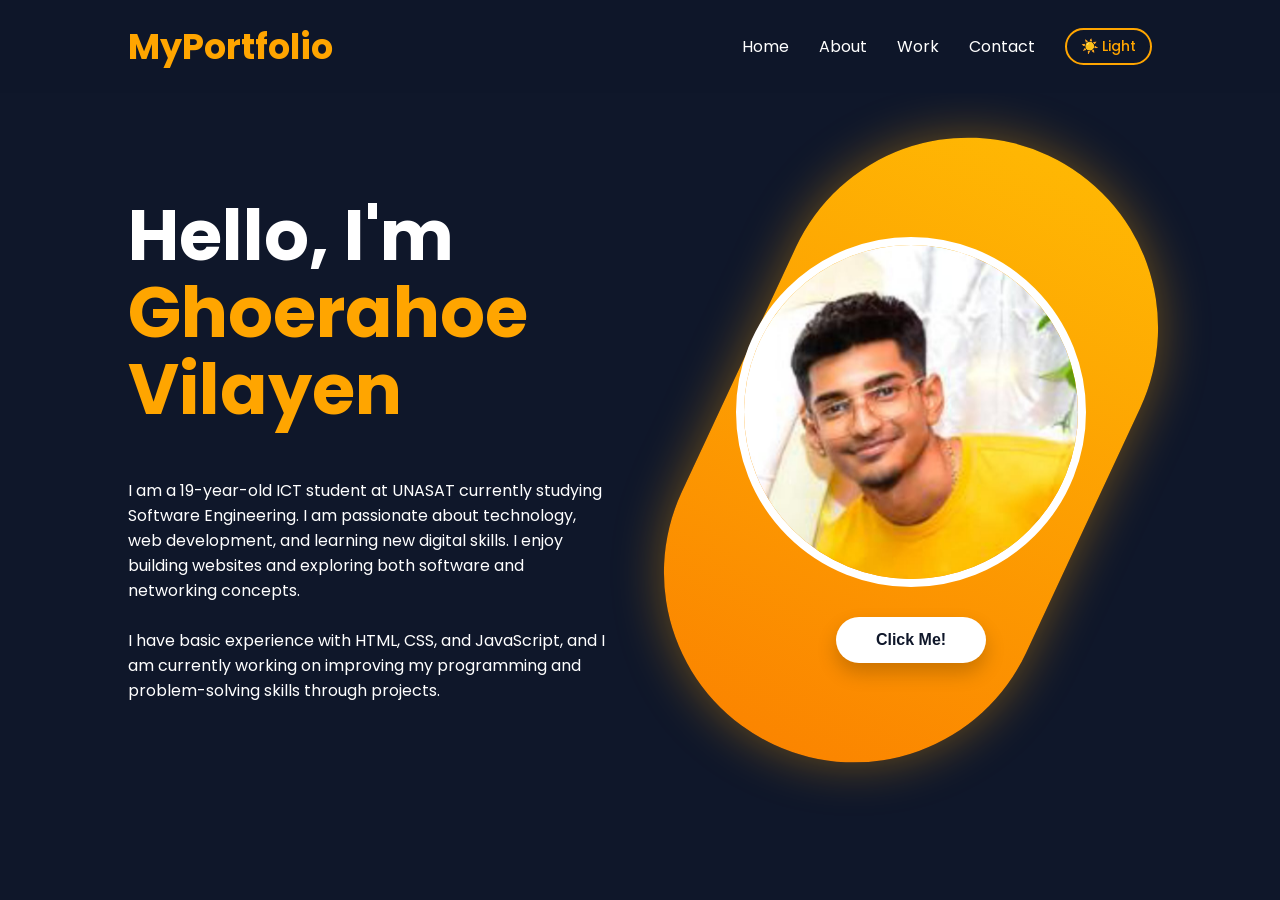
<file: index.html>
<!DOCTYPE html>
<html lang="en">
<head>
    <meta charset="UTF-8">
    <meta name="viewport" content="width=device-width, initial-scale=1.0">
    <title>My Portfolio</title>
    <link rel="stylesheet" href="css/main.css">
</head>
<body>

    <header>
        <nav class="navbar">
            <h1 class="logo">MyPortfolio</h1>
            <ul class="nav-links">
                <li><a href="index.html">Home</a></li>
                <li><a href="about.html">About</a></li>
                <li><a href="work.html">Work</a></li>
                <li><a href="contact.html">Contact</a></li>
                <li><button id="theme-toggle" class="theme-btn">☀️ Light</button></li>
            </ul>
        </nav>
    </header>

    <section id="home" class="hero">
        <div class="hero-left">
            <h1>
                Hello, I'm <br>
                <span>Ghoerahoe Vilayen</span>
            </h1>
            <br>
            <p>
                I am a 19-year-old ICT student at UNASAT currently studying Software Engineering.
                I am passionate about technology, web development, and learning new digital skills.
                I enjoy building websites and exploring both software and networking concepts.
            </p>
            <br>
            <p>
                I have basic experience with HTML, CSS, and JavaScript, and I am currently
                working on improving my programming and problem-solving skills through projects.
            </p>
        </div>

        <div class="hero-right">
            <div class="shape"></div>

            <div class="profile-wrapper">
                <div class="profile-container">
                    <img src="img/image.jpg" alt="Profile Picture">
                </div>
                <button id="messageBtn" class="click-btn">Click Me!</button>
            </div>
        </div>
    </section>

    <div id="customModal" class="modal">
        <div class="modal-content">
            <span class="close-btn">&times;</span>
            <h2>Hello! 👋</h2>
            <p>Thank you so much for visiting my digital portfolio.</p>
            <p>I am excited to share my Software Engineering journey, projects, skills and much more with you!</p>
            <br>
            <button id="modalCloseBtn" class="modal-action-btn">Welcome! (Click to continue)</button>
        </div>
    </div>

    <script src="js/main.js"></script>
</body>
</html>
</file>
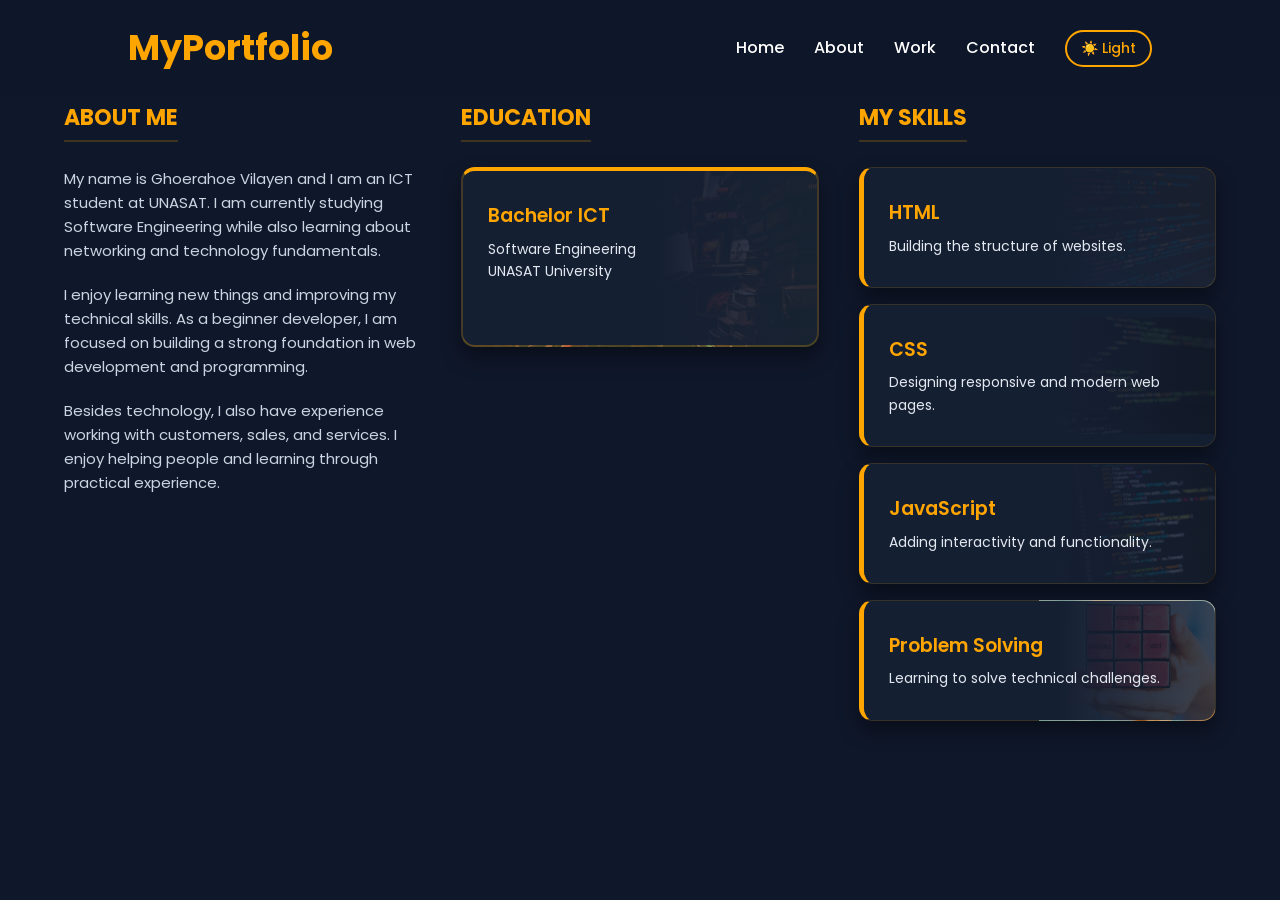
<file: about.html>
<!DOCTYPE html>
<html lang="en">
<head>
    <meta charset="UTF-8">
    <meta name="viewport" content="width=device-width, initial-scale=1.0">
    <title>My Portfolio - About</title>
    <link rel="stylesheet" href="css/about.css">
    <link rel="stylesheet" href="./css/main.css">
</head>
<body>

    <header>
        <nav class="navbar">
            <h1 class="logo">MyPortfolio</h1>
            <ul class="nav-links">
                <li><a href="index.html">Home</a></li>
                <li><a href="about.html">About</a></li>
                <li><a href="work.html">Work</a></li>
                <li><a href="contact.html">Contact</a></li>
                <li><button id="theme-toggle" class="theme-btn">☀️ Light</button></li>
            </ul>
        </nav>
    </header>

    <section id="about">
        <div class="container-flex">

            <div class="flex-item fade-in-left">
                <h2 class="section-title">About Me</h2>
                <div class="about-content">
                    <p>
                        My name is Ghoerahoe Vilayen and I am an ICT student at UNASAT.
                        I am currently studying Software Engineering while also learning about
                        networking and technology fundamentals.
                    </p>
                    <p>
                        I enjoy learning new things and improving my technical skills.
                        As a beginner developer, I am focused on building a strong foundation
                        in web development and programming.
                    </p>
                    <p>
                        Besides technology, I also have experience working with customers,
                        sales, and services. I enjoy helping people and learning through
                        practical experience.
                    </p>
                </div>
            </div>

            <div class="flex-item fade-in-up">
                <h2 class="section-title">Education</h2>
                <div class="education-box js-tilt-card tech-bg-edu">
                    <div class="card-overlay"></div>
                    <div class="card-glow"></div>
                    <div class="card-text">
                        <h3>Bachelor ICT</h3>
                        <p>Software Engineering</p>
                        <p>UNASAT University</p>
                    </div>
                </div>
            </div>

            <div class="flex-item fade-in-right">
                <h2 class="section-title">My Skills</h2>
                <div class="skills-list">
                    
                    <div class="card js-tilt-card tech-bg-html">
                        <div class="card-overlay"></div>
                        <div class="card-glow"></div>
                        <div class="card-text">
                            <h3>HTML</h3>
                            <p>Building the structure of websites.</p>
                        </div>
                    </div>
                    
                    <div class="card js-tilt-card tech-bg-css">
                        <div class="card-overlay"></div>
                        <div class="card-glow"></div>
                        <div class="card-text">
                            <h3>CSS</h3>
                            <p>Designing responsive and modern web pages.</p>
                        </div>
                    </div>
                    
                    <div class="card js-tilt-card tech-bg-js">
                        <div class="card-overlay"></div>
                        <div class="card-glow"></div>
                        <div class="card-text">
                            <h3>JavaScript</h3>
                            <p>Adding interactivity and functionality.</p>
                        </div>
                    </div>
                    
                    <div class="card js-tilt-card tech-bg-problem">
                        <div class="card-overlay"></div>
                        <div class="card-glow"></div>
                        <div class="card-text">
                            <h3>Problem Solving</h3>
                            <p>Learning to solve technical challenges.</p>
                        </div>
                    </div>
                    
                </div>
            </div>

        </div>
    </section>

    <script src="js/about.js"></script>
</body>
</html>
</file>
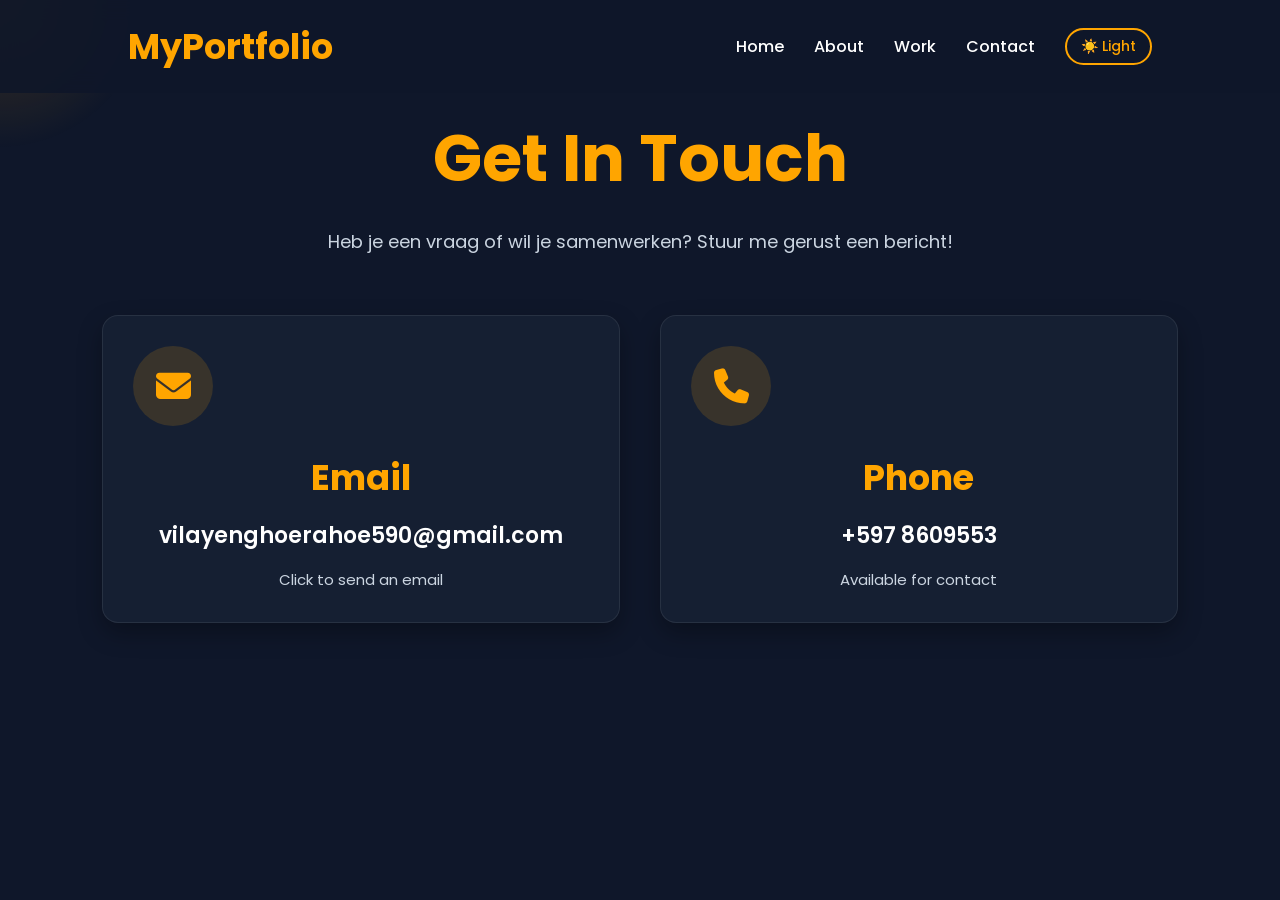
<file: contact.html>
<!DOCTYPE html>
<html lang="en">
<head>
    <meta charset="UTF-8">
    <meta name="viewport" content="width=device-width, initial-scale=1.0">
    <title>My Portfolio - Contact</title>

    <link rel="stylesheet" href="css/contact.css">
    <link rel="stylesheet" href="./css/main.css">

    <!-- ICONS -->
    <link rel="stylesheet"
    href="https://cdnjs.cloudflare.com/ajax/libs/font-awesome/6.5.1/css/all.min.css">
</head>

<body>

    <div class="cursor-glow"></div>

    <header>
        <nav class="navbar">

            <h1 class="logo">MyPortfolio</h1>

            <ul class="nav-links">

                <li><a href="index.html">Home</a></li>
                <li><a href="about.html">About</a></li>
                <li><a href="work.html">Work</a></li>
                <li><a href="contact.html">Contact</a></li>

                <li>
                    <button id="theme-toggle" class="theme-btn">
                        ☀️ Light
                    </button>
                </li>

            </ul>

        </nav>
    </header>

    <section id="contact">

        <h2 class="section-title">
            Get In Touch
        </h2>

        <p class="subtitle">
            Heb je een vraag of wil je samenwerken?
            Stuur me gerust een bericht!
        </p>

        <div class="contact-container">

            <!-- EMAIL -->

            <a href="mailto:vilayenghoerahoe590@gmail.com"
            class="contact-card">

                <div class="icon-box">
                    <i class="fa-solid fa-envelope"></i>
                </div>

                <h3>Email</h3>

                <p>
                    vilayenghoerahoe590@gmail.com
                </p>

                <span>
                    Click to send an email
                </span>

            </a>

            <!-- PHONE -->

            <a href="tel:+5978609553"
            class="contact-card">

                <div class="icon-box">
                    <i class="fa-solid fa-phone"></i>
                </div>

                <h3>Phone</h3>

                <p>
                    +597 8609553
                </p>

                <span>
                    Available for contact
                </span>

            </a>

        </div>

    </section>

    <script src="js/contact.js"></script>

</body>
</html>
</file>
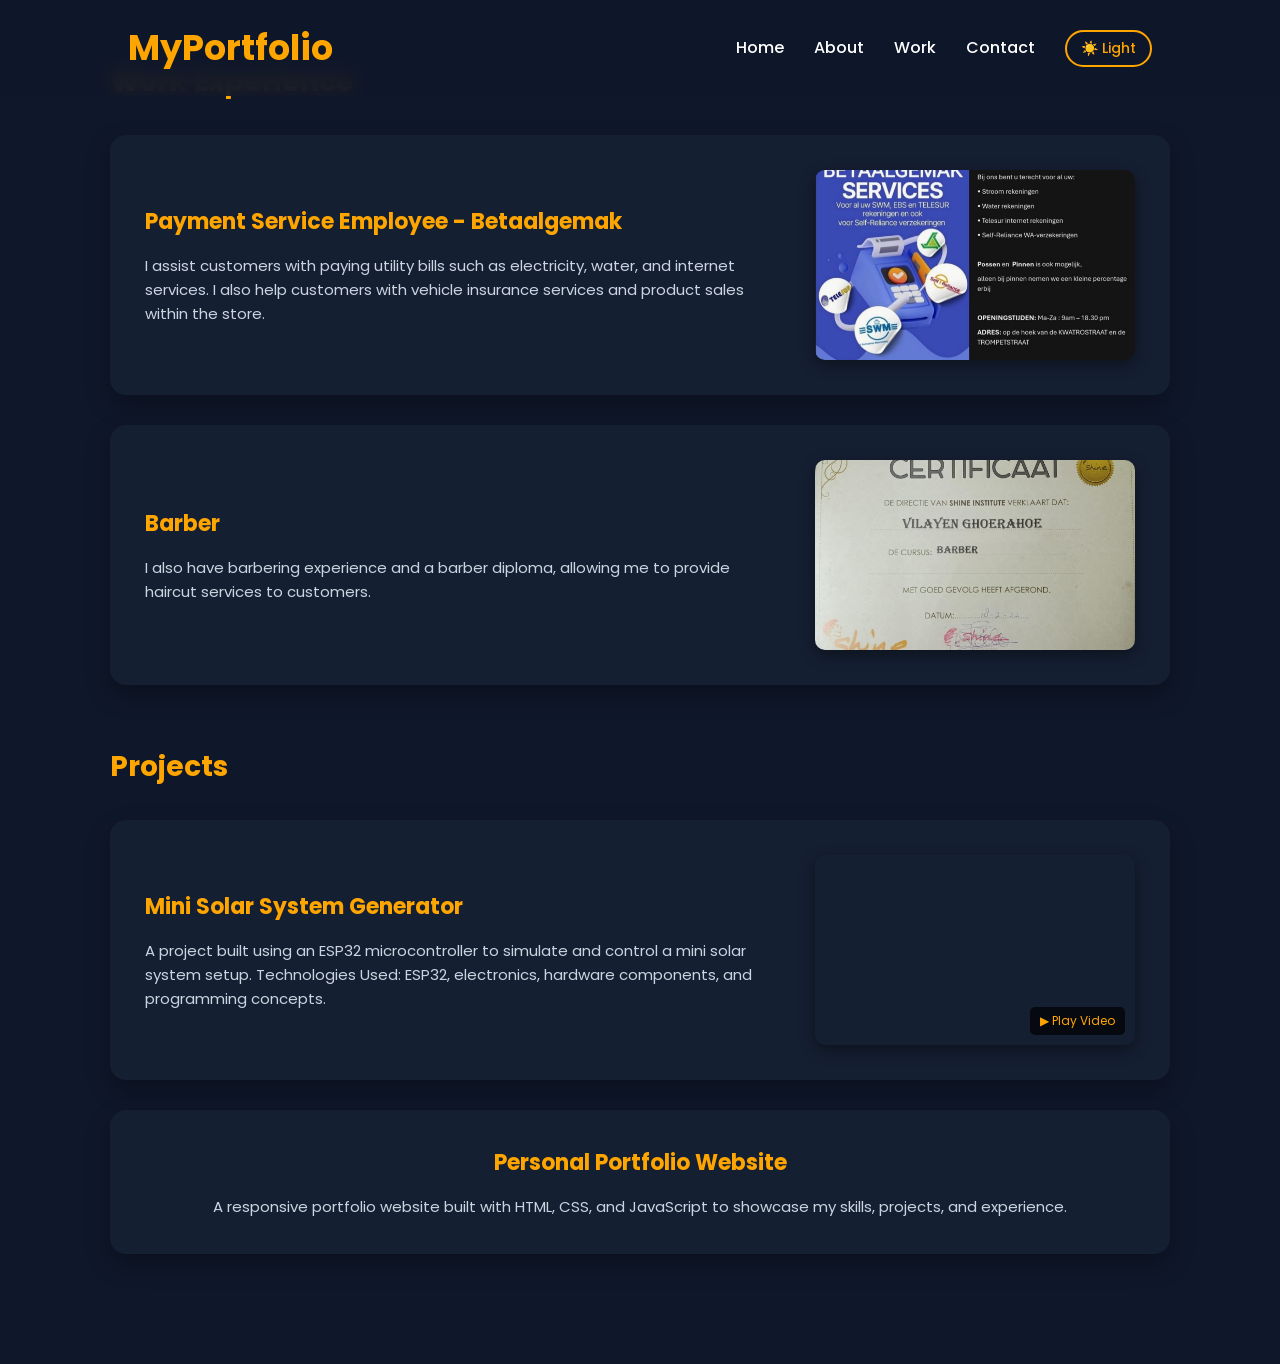
<file: work.html>
<!DOCTYPE html>
<html lang="en">
<head>
    <meta charset="UTF-8">
    <meta name="viewport" content="width=device-width, initial-scale=1.0">
    <title>My Portfolio - Work</title>
    <link rel="stylesheet" href="css/work.css">
    <link rel="stylesheet" href="./css/main.css">
</head>
<body>

    <header>
        <nav class="navbar">
            <h1 class="logo">MyPortfolio</h1>
            <ul class="nav-links">
                <li><a href="index.html">Home</a></li>
                <li><a href="about.html">About</a></li>
                <li><a href="work.html">Work</a></li>
                <li><a href="contact.html">Contact</a></li>
                <li><button id="theme-toggle" class="theme-btn">☀️ Light</button></li>
            </ul>
        </nav>
    </header>

    <section class="work-section">
        <h2 class="section-title">Work Experience</h2>

        <div class="work-card">
            <div class="card-text">
                <h3>Payment Service Employee - Betaalgemak</h3>
                <p>I assist customers with paying utility bills such as electricity, water, and internet services. I also help customers with vehicle insurance services and product sales within the store.</p>
            </div>
            <div class="card-media">
                <img src="img/betaalgemak.jpg" class="trigger-media" alt="Betaalgemak Services">
            </div>
        </div>

        <div class="work-card">
            <div class="card-text">
                <h3>Barber</h3>
                <p>I also have barbering experience and a barber diploma, allowing me to provide haircut services to customers.</p>
            </div>
            <div class="card-media">
                <img src="img/barber.jpg" class="trigger-media" alt="Barber Certificaat">
            </div>
        </div>
    </section>

    <section class="work-section">
        <h2 class="section-title">Projects</h2>

        <div class="work-card">
            <div class="card-text">
                <h3>Mini Solar System Generator</h3>
                <p>A project built using an ESP32 microcontroller to simulate and control a mini solar system setup. Technologies Used: ESP32, electronics, hardware components, and programming concepts.</p>
            </div>
            <div class="card-media">
                <video src="video.mp4" class="trigger-media" muted loop></video>
                <div class="video-overlay-play">▶ Play Video</div>
            </div>
        </div>

        <div class="work-card central-card">
            <div class="card-text">
                <h3>Personal Portfolio Website</h3>
                <p>A responsive portfolio website built with HTML, CSS, and JavaScript to showcase my skills, projects, and experience.</p>
            </div>
        </div>
    </section>

    <div id="mediaModal" class="modal">
        <span class="close-modal">&times;</span>
        <div class="modal-content-wrapper">
            <div id="modalTarget"></div>
        </div>
    </div>

    <script src="js/work.js"></script>
</body>
</html>
</file>
<file: css/main.css>
@import url('https://fonts.googleapis.com/css2?family=Poppins:wght@300;400;500;600;700&display=swap');

*{
    margin:0;
    padding:0;
    box-sizing:border-box;
}

html{
    scroll-behavior:smooth;
}

body{
    font-family:'Poppins', sans-serif;
    background:#0f172a;
    color:white;
    overflow-x:hidden;
    transition: background 0.3s ease, color 0.3s ease;
}

/* NAVBAR */
.navbar{
    position:fixed;
    top:0;
    width:100%;
    display:flex;
    justify-content:space-between;
    align-items:center;
    padding:20px 10%;
    background:rgba(15,23,42,0.9);
    backdrop-filter:blur(10px);
    z-index:1000;
    transition: background 0.3s ease;
}

.logo{
    font-size:35px;
    font-weight:700;
    color:orange;
}

.nav-links{
    display:flex;
    gap:30px;
    list-style:none;
    align-items: center;
}

.nav-links a{
    text-decoration:none;
    color:white;
    transition:0.3s;
}

.nav-links a:hover{
    color:orange;
}

/* HERO */
.hero{
    min-height:100vh;
    display:flex;
    justify-content:space-between;
    align-items:center;
    gap:60px;
    padding:100px 10%;
    position:relative;
    overflow:hidden;
}

.hero-left{
    flex:1;
    z-index:2;
}

.hero-left h1{
    font-size:70px;
    line-height:1.1;
    margin-bottom:25px;
}

.hero-left h1 span{
    color:orange;
}

/* RIGHT SIDE STYLING */
.hero-right{
    flex:1;
    display:flex;
    justify-content:center;
    align-items:center;
    position:relative;
}

.shape{
    position:absolute;
    width:380px;
    height:650px;
    background:linear-gradient(180deg,#ffb703,#fb8500);
    border-radius:200px;
    transform:rotate(25deg);
    box-shadow:0 0 50px rgba(255,165,0,0.4);
}

/* Wrapper om foto en knop te groeperen */
.profile-wrapper {
    display: flex;
    flex-direction: column;
    align-items: center;
    gap: 30px; /* Ruimte tussen foto en knop */
    z-index: 2;
}

.profile-container{
    width:350px;
    height:350px;
    border-radius:50%;
    overflow:hidden;
    border:8px solid white;
    transition: border-color 0.3s ease;
}

.profile-container img{
    width: 100%;
    height:200%;
    object-fit:cover;
}

/* De witte knop styling */
.click-btn{
    padding:14px 40px;
    border:none;
    border-radius:40px;
    background:white;
    color: #0f172a;
    cursor:pointer;
    font-weight:700;
    font-size: 16px;
    transition:0.3s;
    box-shadow: 0 10px 20px rgba(0,0,0,0.2);
}

.click-btn:hover{
    transform:translateY(-5px);
    background: orange;
    color: white;
}

/* CUSTOM MODAL STYLING */
.modal {
    display: none; /* Standaard onzichtbaar */
    position: fixed;
    top: 0;
    left: 0;
    width: 100%;
    height: 100%;
    background: rgba(15, 23, 42, 0.7); /* Donkere overlay */
    backdrop-filter: blur(8px); /* Vervaagt de achtergrond */
    z-index: 2000; /* Zorgt dat hij boven alles zweeft */
    justify-content: center;
    align-items: center;
}

/* De pop-up box zelf */
.modal-content {
    background: #1e293b; /* Zelfde blauw als je andere kaarten */
    padding: 40px;
    border-radius: 25px;
    width: 90%;
    max-width: 500px;
    text-align: center;
    position: relative;
    box-shadow: 0 20px 40px rgba(0, 0, 0, 0.5);
    border: 2px solid rgba(255, 165, 0, 0.2); /* Subtiele oranje rand */
    animation: popupAnimation 0.4s ease-out;
    transition: background 0.3s ease;
}

@keyframes popupAnimation {
    from {
        transform: scale(0.7);
        opacity: 0;
    }
    to {
        transform: scale(1);
        opacity: 1;
    }
}

.modal-content h2 {
    color: orange;
    font-size: 32px;
    margin-bottom: 15px;
}

.modal-content p {
    color: #cbd5e1;
    line-height: 1.6;
    margin-bottom: 10px;
    transition: color 0.3s ease;
}

/* Het kruisje rechtsboven */
.close-btn {
    position: absolute;
    top: 20px;
    right: 25px;
    font-size: 30px;
    color: #cbd5e1;
    cursor: pointer;
    transition: 0.3s;
}

.close-btn:hover {
    color: orange;
}

/* De grote oranje knop in de pop-up */
.modal-action-btn {
    margin-top: 15px;
    padding: 12px 30px;
    border: none;
    border-radius: 30px;
    background: linear-gradient(180deg, #ffb703, #fb8500);
    color: white;
    font-weight: 600;
    font-size: 16px;
    cursor: pointer;
    transition: 0.3s;
    width: 100%;
    box-shadow: 0 5px 15px rgba(251, 133, 0, 0.3);
}

.modal-action-btn:hover {
    transform: translateY(-3px);
    box-shadow: 0 8px 20px rgba(251, 133, 0, 0.5);
}

/* RESPONSIVE */
@media(max-width:950px){
    .hero{
        flex-direction:column;
        text-align:center;
        padding-top:180px;
    }
    .hero-left h1{ font-size:50px; }
    .shape{ width:280px; height:500px; }
    .profile-container{ width:250px; height:250px; }
}

/* --- THEME TOGGLE BUTTON STYLING --- */
.theme-btn {
    background: transparent;
    border: 2px solid orange;
    color: orange;
    padding: 6px 14px;
    border-radius: 20px;
    cursor: pointer;
    font-family: 'Poppins', sans-serif;
    font-weight: 500;
    font-size: 14px;
    transition: all 0.3s ease;
}
.theme-btn:hover { background: orange; color: #0f172a; }

/* --- GLOBAL LIGHT MODE OVERRIDES --- */
body.light-mode {
    background: #f1f5f9 !important;
    color: #1e293b !important;
}

body.light-mode .navbar {
    background: rgba(255, 255, 255, 0.95) !important;
    box-shadow: 0 2px 10px rgba(0,0,0,0.05);
}

body.light-mode .nav-links a {
    color: #1e293b !important;
}

body.light-mode .nav-links a:hover {
    color: orange !important;
}

body.light-mode .hero-left h1 {
    color: #1e293b !important;
}

body.light-mode .profile-container {
    border-color: #fb8500; /* Geeft een mooie oranje rand in light mode */
}

body.light-mode .click-btn {
    background: #1e293b;
    color: white;
}

body.light-mode .click-btn:hover {
    background: orange;
    color: white;
}

body.light-mode .modal-content {
    background: #ffffff !important;
    box-shadow: 0 20px 50px rgba(0, 0, 0, 0.15);
}

body.light-mode .modal-content p {
    color: #475569 !important;
}
</file>
<file: css/about.css>
@import url('https://fonts.googleapis.com/css2?family=Poppins:wght@300;400;500;600;700&display=swap');

/* --- BASIS RESET & BODY --- */
*{
    margin: 0;
    padding: 0;
    box-sizing: border-box;
}

html{
    scroll-behavior:smooth;
}

body{
    font-family: 'Poppins', sans-serif;
    background: #0b111e;
    color: white;
    line-height: 1.6;
    overflow-x: hidden;
    perspective: 1000px; /* Nodig voor het 3D kantelen */
    transition: background 0.3s ease, color 0.3s ease;
}

/* --- NAVBAR --- */
.navbar{
    display: flex;
    justify-content: space-between;
    align-items: center;
    padding: 20px 8%;
    background: #0f172a;
    transition: background 0.3s ease;
}

.logo{
    color: orange;
    font-size: 30px;
    font-weight: 700;
}

.nav-links{
    display: flex;
    gap: 30px;
    list-style: none;
    align-items: center;
}

.nav-links a{
    text-decoration: none;
    color: white;
    font-weight: 500;
    transition: 0.3s;
}

.nav-links a:hover{
    color: orange;
}

/* --- LAYOUT CONFIGURATIE --- */
.container-flex {
    display: flex;
    flex-direction: row;
    justify-content: space-between;
    align-items: flex-start;
    gap: 40px;
    padding: 100px 5% 60px 5%;
    max-width: 1400px;
    margin: 0 auto;
}

.flex-item {
    flex: 1;
    min-width: 0;
}

.section-title {
    font-size: 22px;
    color: orange;
    margin-bottom: 25px;
    text-transform: uppercase;
    border-bottom: 2px solid rgba(255, 165, 0, 0.2);
    display: inline-block;
    padding-bottom: 5px;
}

.about-content p {
    color: #cbd5e1;
    font-size: 15px;
    margin-bottom: 20px;
    transition: color 0.3s ease;
}

/* --- INTERACTIEVE CARDS --- */
.education-box, .card {
    position: relative;
    padding: 30px 25px;
    border-radius: 14px;
    overflow: hidden;
    background-color: #151f32; 
    background-repeat: no-repeat;
    box-shadow: 0 10px 20px rgba(0,0,0,0.4);
    
    transform-style: preserve-3d;
    transition: transform 0.1s ease, box-shadow 0.3s ease, border-color 0.3s ease, background-color 0.3s ease;
}

/* Education kaart met oranje bovenbalk */
.education-box {
    border: 2px solid rgba(255, 165, 0, 0.2);
    border-top: 4px solid orange; 
    min-height: 180px;
    background-size: cover;
    background-position: center;
}

/* Skill kaarten met oranje zijbalk */
.card {
    border: 1px solid rgba(255, 165, 0, 0.15);
    border-left: 5px solid orange; 
    margin-bottom: 16px;
    background-size: 50%; /* Neemt de rechterkant van de kaart in */
    background-position: right center; 
}

/* Donkere verloop overlay zodat tekst super goed leesbaar blijft */
.card-overlay {
    position: absolute;
    top: 0;
    left: 0;
    width: 100%;
    height: 100%;
    background: linear-gradient(90deg, #151f32 55%, rgba(21, 31, 50, 0.75) 100%);
    z-index: 1;
    transition: background 0.3s ease;
}

/* INTERACTIEVE ORANJE GLOED (Geregeld door JS) */
.card-glow {
    position: absolute;
    top: 0;
    left: 0;
    width: 100%;
    height: 100%;
    background: radial-gradient(circle 140px at var(--x) var(--y), rgba(255, 165, 0, 0.2), transparent);
    opacity: 0;
    z-index: 2;
    pointer-events: none;
    transition: opacity 0.3s ease;
}

.education-box:hover .card-glow, .card:hover .card-glow {
    opacity: 1;
}

/* Tekst die zweeft in 3D */
.card-text {
    position: relative;
    z-index: 3;
    transform: translateZ(25px); 
}

/* HOVER EFFECTEN */
.education-box:hover, .card:hover {
    border-color: orange;
    box-shadow: 0 15px 35px rgba(255, 165, 0, 0.25);
}

.education-box:hover .card-overlay, .card:hover .card-overlay {
    background: linear-gradient(90deg, #151f32 45%, rgba(21, 31, 50, 0.6) 100%);
}

/* --- TIJDELIJKE ONLINE PLACEHOLDER AFBEELDINGEN --- */
.tech-bg-edu { background-image: url('../img/education.jpg'); } 
.tech-bg-html { background-image: url('../img/html.jpg'); } 
.tech-bg-css { background-image: url('../img/css.jpg'); }  
.tech-bg-js { background-image: url('../img/javascript.jpg'); }   
.tech-bg-problem { background-image: url('../img/problem-solving.jpg'); } 

/* TEKST OPMAAK */
.education-box h3, .card h3 {
    font-size: 19px;
    color: orange;
    margin-bottom: 6px;
    font-weight: 600;
}

.education-box p, .card p {
    font-size: 14px;
    color: #e2e8f0;
    transition: color 0.3s ease;
}

/* --- THEME TOGGLE BUTTON STYLING --- */
.theme-btn {
    background: transparent;
    border: 2px solid orange;
    color: orange;
    padding: 6px 14px;
    border-radius: 20px;
    cursor: pointer;
    font-family: 'Poppins', sans-serif;
    font-weight: 500;
    font-size: 14px;
    transition: all 0.3s ease;
}
.theme-btn:hover { background: orange; color: #0b111e; }

/* --- LIGHT MODE REGLS --- */
body.light-mode {
    background: #f1f5f9 !important;
    color: #1e293b !important;
}

body.light-mode .navbar {
    background: #ffffff !important;
    box-shadow: 0 2px 10px rgba(0,0,0,0.05);
}

body.light-mode .nav-links a { 
    color: #1e293b !important; 
}

body.light-mode .nav-links a:hover { 
    color: orange !important; 
}

body.light-mode .about-content p { 
    color: #475569 !important; 
}

body.light-mode .education-box, 
body.light-mode .card {
    background-color: #ffffff !important;
    box-shadow: 0 10px 25px rgba(0,0,0,0.05);
}

body.light-mode .education-box p, 
body.light-mode .card p {
    color: #475569 !important;
}

body.light-mode .card-overlay {
    background: linear-gradient(90deg, #ffffff 55%, rgba(255, 255, 255, 0.6) 100%) !important;
}

body.light-mode .education-box:hover .card-overlay, 
body.light-mode .card:hover .card-overlay {
    background: linear-gradient(90deg, #ffffff 45%, rgba(255, 255, 255, 0.4) 100%) !important;
}

/* --- ANIMATIES BIJ BINNENKOMST --- */
.fade-in-left { animation: fadeInLeft 1s ease-out forwards; }
.fade-in-up { animation: fadeInUp 1s ease-out forwards; }
.fade-in-right { animation: fadeInRight 1s ease-out forwards; }

@keyframes fadeInLeft { from { opacity: 0; transform: translateX(-30px); } to { opacity: 1; transform: translateX(0); } }
@keyframes fadeInUp { from { opacity: 0; transform: translateY(30px); } to { opacity: 1; transform: translateY(0); } }
@keyframes fadeInRight { from { opacity: 0; transform: translateX(30px); } to { opacity: 1; transform: translateX(0); } }

/* RESPONSIVE */
@media (max-width: 950px) {
    .container-flex { flex-direction: column; padding-top: 60px; }
    .flex-item { width: 100%; margin-bottom: 40px; }
}
</file>
<file: css/contact.css>
@import url('https://fonts.googleapis.com/css2?family=Poppins:wght@300;400;500;600;700&display=swap');

*{
    margin:0;
    padding:0;
    box-sizing:border-box;
}

body{
    font-family:'Poppins', sans-serif;

    background:#0b111e;

    color:white;

    overflow-x:hidden;

    transition:0.3s;
}

/* CURSOR GLOW */

.cursor-glow{
    position:fixed;

    width:300px;
    height:300px;

    background:radial-gradient(circle,
    rgba(255,165,0,0.18) 0%,
    rgba(255,165,0,0) 70%);

    border-radius:50%;

    pointer-events:none;

    transform:translate(-50%,-50%);

    z-index:0;
}

/* NAVBAR */

.navbar{
    display:flex;
    justify-content:space-between;
    align-items:center;

    padding:20px 8%;

    background:rgba(15,23,42,0.85);

    backdrop-filter:blur(10px);

    position:sticky;

    top:0;

    z-index:100;
}

.logo{
    color:orange;

    font-size:35px;

    font-weight:700;
}

.nav-links{
    display:flex;

    gap:30px;

    list-style:none;

    align-items:center;
}

.nav-links a{
    text-decoration:none;

    color:white;

    transition:0.3s;

    font-weight:500;
}

.nav-links a:hover{
    color:orange;
}

/* CONTACT SECTION */

#contact{
    min-height:100vh;

    padding:80px 8%;

    position:relative;

    z-index:2;
}

.section-title{
    text-align:center;

    font-size:65px;

    color:orange;

    margin-top:30px;

    margin-bottom:20px;
}

.subtitle{
    text-align:center;

    color:#cbd5e1;

    font-size:18px;

    margin-bottom:60px;
}

/* CONTACT CONTAINER */

.contact-container{
    display:flex;

    justify-content:center;

    gap:40px;

    flex-wrap:wrap;
}

/* CARD */
.contact-card { 
    position: relative;
    overflow: hidden;

    background: #151f32; 
    padding: 30px; 
    border-radius: 16px; 
    text-align: center; 
    text-decoration: none; 
    color: white; 
    flex: 1;

    border: 1px solid rgba(255,255,255,0.08);

    box-shadow: 0 10px 25px rgba(0,0,0,0.3);

    transition: 
        transform 0.3s,
        background 0.3s,
        box-shadow 0.3s;
}

.contact-card:hover { 
    transform: translateY(-10px); 
    background: #1e293b;

    box-shadow:
        0 0 20px rgba(255, 170, 0, 0.2),
        0 0 50px rgba(255, 170, 0, 0.1);
}

.contact-card h3 { 
    color: orange; 
    margin-bottom: 10px; 
    font-size: 28px;
}

.contact-card p { 
    color: #e2e8f0; 
    font-size: 18px;
    font-weight: 500;
}

/* GLOW EFFECT */
.contact-card::before {
    content: "";

    position: absolute;

    width: 250px;
    height: 250px;

    background: radial-gradient(circle, rgba(255,170,0,0.35), transparent 70%);

    top: var(--y);
    left: var(--x);

    transform: translate(-50%, -50%);

    opacity: 0;

    transition: opacity 0.3s;

    pointer-events: none;
}

.contact-card:hover::before {
    opacity: 1;
}

/* HOVER */

.contact-card:hover{
    transform:
    translateY(-10px)
    scale(1.03);

    border-color:orange;

    box-shadow:
    0 0 20px rgba(255,165,0,0.3),
    0 0 40px rgba(255,165,0,0.2);
}

/* ICON */

.icon-box{
    width:80px;
    height:80px;

    border-radius:50%;

    background:rgba(255,165,0,0.15);

    display:flex;
    justify-content:center;
    align-items:center;

    margin-bottom:25px;

    font-size:35px;

    color:orange;
}

/* TEXT */

.contact-card h3{
    font-size:35px;

    color:orange;

    margin-bottom:15px;
}

.contact-card p{
    color:white;

    font-size:22px;

    font-weight:600;

    margin-bottom:15px;

    word-break:break-word;
}

.contact-card span{
    color:#cbd5e1;

    font-size:15px;
}

/* THEME BUTTON */

.theme-btn{
    background:transparent;

    border:2px solid orange;

    color:orange;

    padding:8px 16px;

    border-radius:25px;

    cursor:pointer;

    transition:0.3s;
}

.theme-btn:hover{
    background:orange;

    color:black;
}

/* LIGHT MODE */

body.light-mode{
    background:#f1f5f9;

    color:#0f172a;
}

body.light-mode .navbar{
    background:rgba(255,255,255,0.8);
}

body.light-mode .nav-links a{
    color:#0f172a;
}

body.light-mode .contact-card{
    background:white;

    color:#0f172a;
}

body.light-mode .contact-card p{
    color:#0f172a;
}

/* MOBILE */

@media(max-width:768px){

    .section-title{
        font-size:45px;
    }

    .contact-card{
        width:100%;
    }

    .navbar{
        flex-direction:column;

        gap:20px;
    }

    .nav-links{
        flex-wrap:wrap;

        justify-content:center;
    }
}
</file>
<file: css/work.css>
@import url('https://fonts.googleapis.com/css2?family=Poppins:wght@300;400;500;600;700&display=swap');

* {
    margin: 0;
    padding: 0;
    box-sizing: border-box;
}

body {
    font-family: 'Poppins', sans-serif;
    background: #0b111e;
    color: white;
    line-height: 1.6;
    padding-bottom: 80px;
    transition: background 0.3s ease, color 0.3s ease;
}

/* --- NAVBAR --- */
.navbar {
    display: flex;
    justify-content: space-between;
    align-items: center;
    padding: 20px 8%;
    background: #0f172a;
    transition: background 0.3s ease;
}

.logo { color: orange; font-size: 30px; font-weight: 700; }
.nav-links { display: flex; gap: 30px; list-style: none; align-items: center; }
.nav-links a { text-decoration: none; color: white; font-weight: 500; transition: 0.3s; }
.nav-links a:hover { color: orange; }

/* --- SECTIONS & TITLES --- */
.work-section {
    max-width: 1100px;
    margin: 60px auto 0 auto;
    padding: 0 20px;
}

.section-title {
    font-size: 28px;
    color: orange;
    margin-bottom: 30px;
}

/* --- CARDS --- */
.work-card {
    display: flex;
    background: #151f32;
    border-radius: 16px;
    padding: 35px;
    margin-bottom: 30px;
    align-items: center;
    justify-content: space-between;
    gap: 40px;
    box-shadow: 0 10px 25px rgba(0,0,0,0.3);
    transition: background 0.3s ease, border 0.3s ease;
}

.central-card { text-align: center; justify-content: center; }
.card-text { flex: 1; }
.card-text h3 { color: orange; font-size: 22px; margin-bottom: 15px; }
.card-text p { color: #cbd5e1; font-size: 15px; transition: color 0.3s ease; }

.card-media { position: relative; width: 320px; height: 190px; border-radius: 10px; overflow: hidden; cursor: pointer; box-shadow: 0 5px 15px rgba(0,0,0,0.4); }
.card-media img, .card-media video { width: 100%; height: 100%; object-fit: cover; transition: transform 0.4s ease; }
.card-media:hover img, .card-media:hover video { transform: scale(1.05); }

.video-overlay-play { position: absolute; bottom: 10px; right: 10px; background: rgba(0, 0, 0, 0.7); color: orange; padding: 4px 10px; border-radius: 5px; font-size: 12px; pointer-events: none; }


.theme-btn { 
    background: transparent; 
    border: 2px solid orange; 
    color: orange; 
    padding: 6px 14px; 
    border-radius: 20px; 
    cursor: pointer; 
    transition: 0.3s; 
    font-weight: 600;
}
.theme-btn:hover { background: orange; color: white; }

/* --- LIGHT MODE (OVERSCHRIJVINGEN) --- */
body.light-mode { background: #f1f5f9; color: #1e293b; }
body.light-mode .navbar { background: #ffffff; }
body.light-mode .nav-links a { color: #1e293b; }
body.light-mode .work-card { background: #ffffff; border: 1px solid #e2e8f0; }
body.light-mode .card-text p { color: #475569; }

/* --- MODAL --- */
.modal { display: none; position: fixed; z-index: 1000; left: 0; top: 0; width: 100%; height: 100%; background-color: rgba(7, 11, 20, 0.95); justify-content: center; align-items: center; opacity: 0; transition: opacity 0.3s ease; }
.modal.show { display: flex; opacity: 1; }
.modal-content-wrapper { max-width: 80%; max-height: 80vh; display: flex; justify-content: center; align-items: center; }
.modal-content-wrapper img, .modal-content-wrapper video { max-width: 100%; max-height: 80vh; border-radius: 12px; border: 2px solid rgba(255, 165, 0, 0.3); animation: zoomIn 0.3s ease; }
.close-modal { position: absolute; top: 30px; right: 40px; color: #fff; font-size: 40px; cursor: pointer; }
.close-modal:hover { color: orange; }

@keyframes zoomIn { from { transform: scale(0.9); opacity: 0; } to { transform: scale(1); opacity: 1; } }
@media (max-width: 850px) { .work-card { flex-direction: column; text-align: center; } .card-media { width: 100%; height: 220px; } }
</file>
